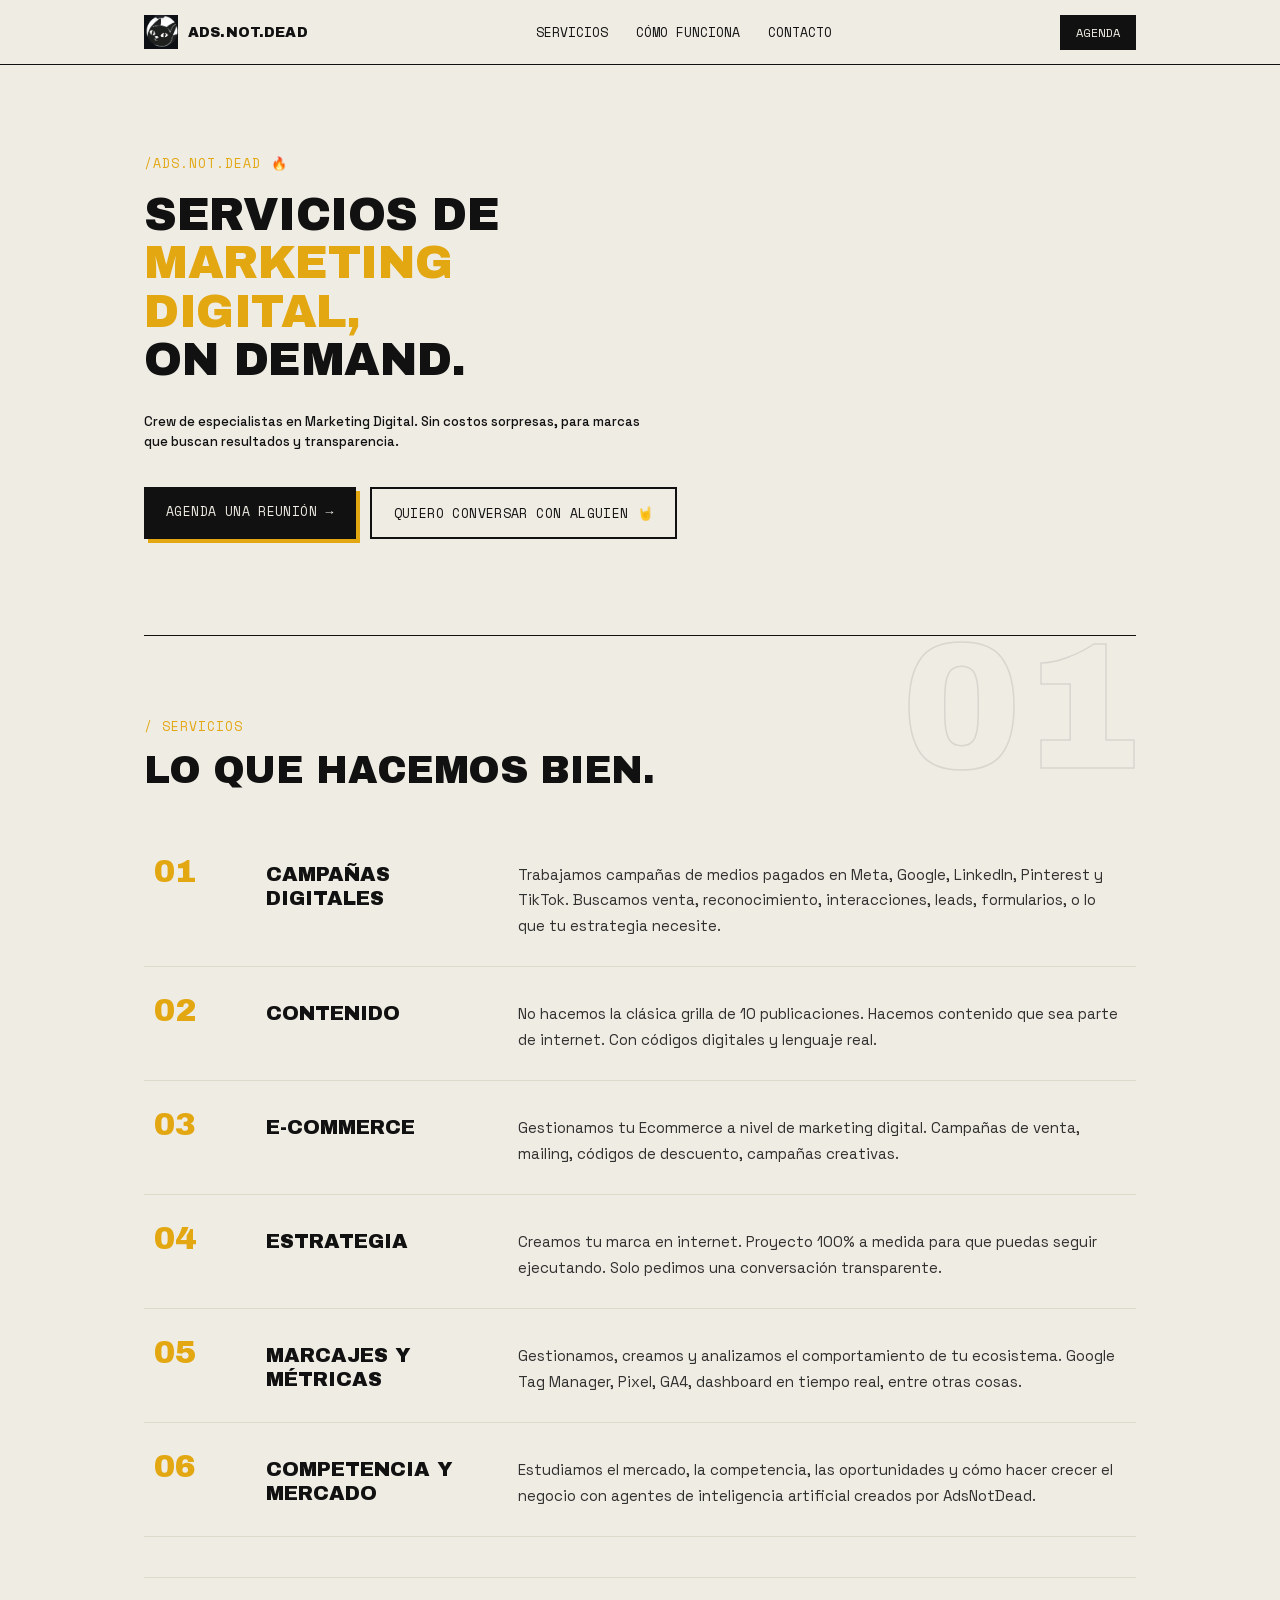
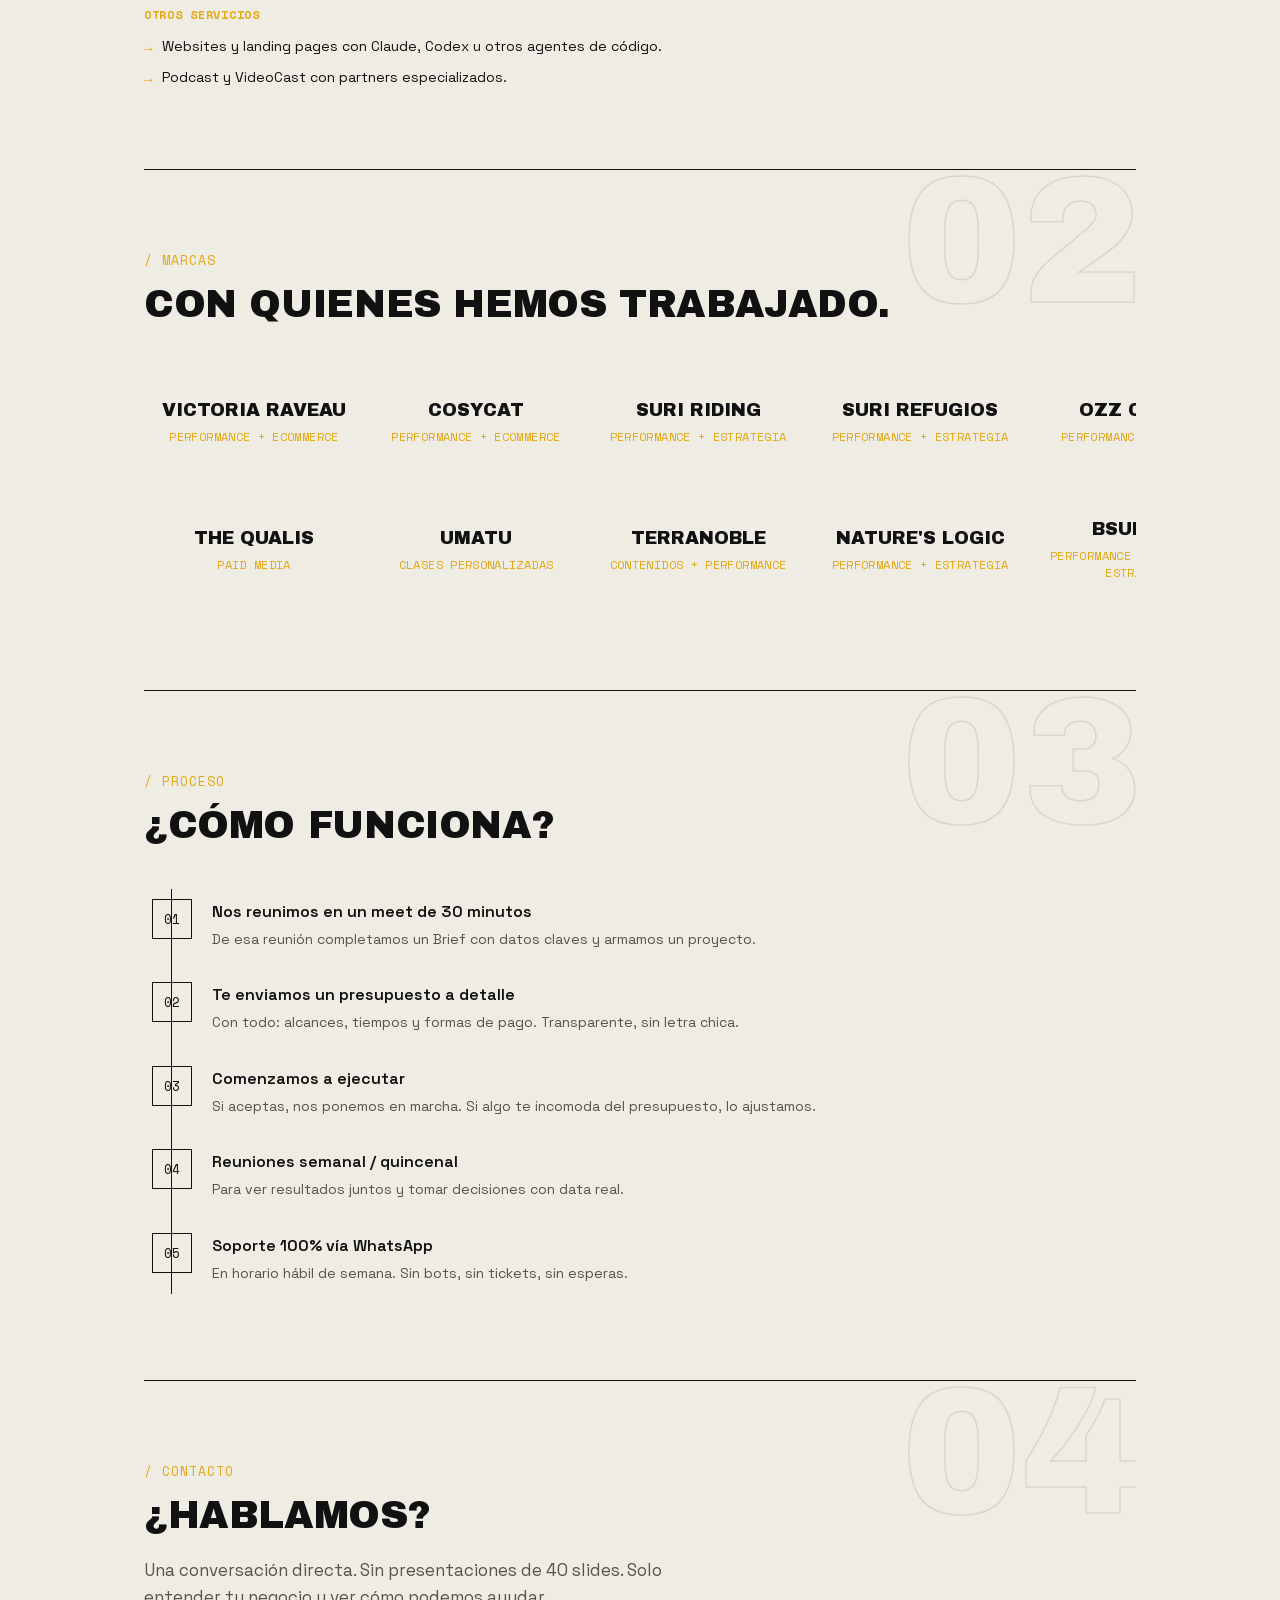
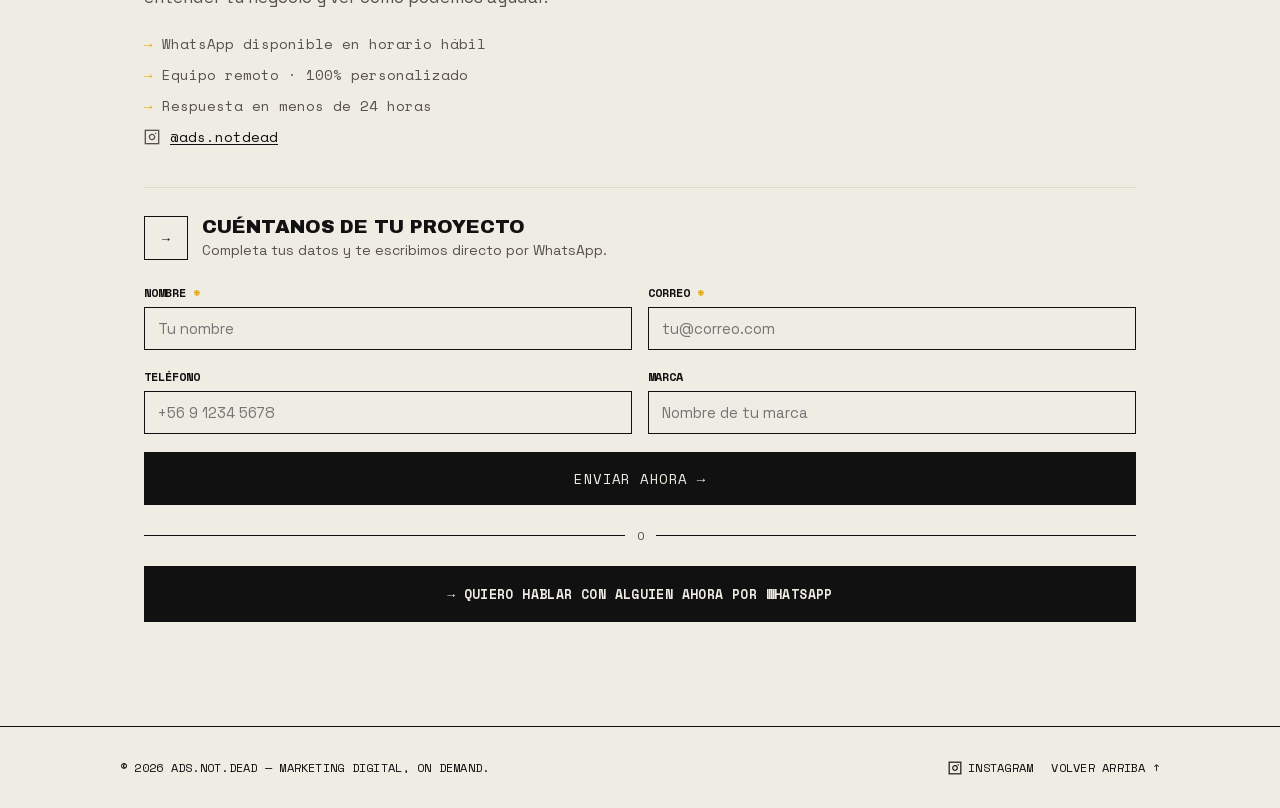
<file: index.html>
<!DOCTYPE html>
<html lang="es-CL">
<head>
<meta charset="utf-8">
<meta name="viewport" content="width=device-width, initial-scale=1">
<title>ADS.NOT.DEAD — Marketing digital on demand, sin costos sorpresas</title>
<meta name="description" content="Crew de especialistas en marketing digital en Chile: campañas en Meta, Google y TikTok, e-commerce, contenido, GA4/GTM y estrategia. Sin costos sorpresas. Agenda un meet de 30 min.">
<link rel="canonical" href="https://www.adsnotdead.digital/">
<meta name="robots" content="index, follow, max-image-preview:large">
<meta name="theme-color" content="#efece4">
<meta name="author" content="ADS.NOT.DEAD">

<meta property="og:type" content="website">
<meta property="og:site_name" content="ADS.NOT.DEAD">
<meta property="og:locale" content="es_CL">
<meta property="og:url" content="https://www.adsnotdead.digital/">
<meta property="og:title" content="ADS.NOT.DEAD — Marketing digital, on demand.">
<meta property="og:description" content="Crew de especialistas en marketing digital. Sin costos sorpresas, para marcas que buscan resultados y transparencia.">
<meta property="og:image" content="https://www.adsnotdead.digital/og-image.png">
<meta property="og:image:width" content="1200">
<meta property="og:image:height" content="630">
<meta property="og:image:alt" content="ADS.NOT.DEAD — Servicios de marketing digital, on demand.">
<meta name="twitter:card" content="summary_large_image">
<meta name="twitter:title" content="ADS.NOT.DEAD — Marketing digital, on demand.">
<meta name="twitter:description" content="Crew de especialistas en marketing digital. Sin costos sorpresas, para marcas que buscan resultados y transparencia.">
<meta name="twitter:image" content="https://www.adsnotdead.digital/og-image.png">

<link rel="icon" href="/favicon.ico" sizes="32x32">
<link rel="icon" href="/assets/icon-192.png" type="image/png" sizes="192x192">
<link rel="apple-touch-icon" href="/apple-touch-icon.png">
<link rel="manifest" href="/site.webmanifest">

<link rel="preload" href="/assets/fonts/archivo-black-400-latin.woff2" as="font" type="font/woff2" crossorigin>
<link rel="preload" href="/assets/fonts/space-grotesk-400-latin.woff2" as="font" type="font/woff2" crossorigin>
<link rel="stylesheet" href="/assets/fonts.css">

<script type="application/ld+json">{"@context": "https://schema.org", "@graph": [{"@type": "ProfessionalService", "@id": "https://www.adsnotdead.digital/#org", "name": "ADS.NOT.DEAD", "alternateName": "Ads Not Dead", "url": "https://www.adsnotdead.digital/", "logo": "https://www.adsnotdead.digital/assets/logo.png", "image": "https://www.adsnotdead.digital/og-image.png", "description": "Crew de especialistas en marketing digital en Chile: campañas en Meta, Google y TikTok, e-commerce, contenido, GA4/GTM y estrategia. Sin costos sorpresas. Agenda un meet de 30 min.", "slogan": "Marketing digital, on demand.", "telephone": "+56951179298", "areaServed": {"@type": "Country", "name": "Chile"}, "address": {"@type": "PostalAddress", "addressCountry": "CL"}, "sameAs": ["https://instagram.com/ads.notdead"], "knowsAbout": ["Publicidad en Meta Ads", "Google Ads", "TikTok Ads", "LinkedIn Ads", "E-commerce", "Google Analytics 4", "Google Tag Manager", "Estrategia digital"], "hasOfferCatalog": {"@type": "OfferCatalog", "name": "Servicios de marketing digital", "itemListElement": [{"@type": "Offer", "itemOffered": {"@type": "Service", "name": "Campañas digitales", "description": "Trabajamos campañas de medios pagados en Meta, Google, LinkedIn, Pinterest y TikTok. Buscamos venta, reconocimiento, interacciones, leads, formularios, o lo que tu estrategia necesite."}}, {"@type": "Offer", "itemOffered": {"@type": "Service", "name": "Contenido", "description": "No hacemos la clásica grilla de 10 publicaciones. Hacemos contenido que sea parte de internet. Con códigos digitales y lenguaje real."}}, {"@type": "Offer", "itemOffered": {"@type": "Service", "name": "E-Commerce", "description": "Gestionamos tu Ecommerce a nivel de marketing digital. Campañas de venta, mailing, códigos de descuento, campañas creativas."}}, {"@type": "Offer", "itemOffered": {"@type": "Service", "name": "Estrategia", "description": "Creamos tu marca en internet. Proyecto 100% a medida para que puedas seguir ejecutando. Solo pedimos una conversación transparente."}}, {"@type": "Offer", "itemOffered": {"@type": "Service", "name": "Marcajes y métricas", "description": "Gestionamos, creamos y analizamos el comportamiento de tu ecosistema. Google Tag Manager, Pixel, GA4, dashboard en tiempo real, entre otras cosas."}}, {"@type": "Offer", "itemOffered": {"@type": "Service", "name": "Competencia y mercado", "description": "Estudiamos el mercado, la competencia, las oportunidades y cómo hacer crecer el negocio con agentes de inteligencia artificial creados por AdsNotDead."}}]}, "contactPoint": {"@type": "ContactPoint", "contactType": "sales", "telephone": "+56951179298", "availableLanguage": "es", "areaServed": "CL"}}, {"@type": "WebSite", "@id": "https://www.adsnotdead.digital/#website", "url": "https://www.adsnotdead.digital/", "name": "ADS.NOT.DEAD", "inLanguage": "es-CL", "publisher": {"@id": "https://www.adsnotdead.digital/#org"}}]}</script>

<style>
:root{--bone:#efece4;--ink:#111111;--amber:#E3A712;--muted:#57534a;--hair:#dedac9;}
*{box-sizing:border-box;}
html{scroll-behavior:smooth;}
body{margin:0;-webkit-font-smoothing:antialiased;background:var(--bone);color:var(--ink);font-family:'Space Grotesk',sans-serif;}
img,svg{display:block;max-width:100%;}
a{text-decoration:none;color:inherit;}
.skip{position:absolute;left:-9999px;top:8px;background:var(--ink);color:var(--bone);padding:8px 12px;z-index:100;font-family:'Space Mono',monospace;font-size:12px;}
.skip:focus{left:8px;}
:focus-visible{outline:2px solid var(--amber);outline-offset:2px;}
.mono{font-family:'Space Mono',monospace;}
.display{font-family:'Archivo Black',sans-serif;font-weight:400;}

@keyframes step-in{0%{opacity:0;transform:translateY(14px);}100%{opacity:1;transform:translateY(0);}}
@keyframes brand-scroll{0%{transform:translateX(0);}100%{transform:translateX(-50%);}}
@keyframes brand-scroll-rev{0%{transform:translateX(-50%);}100%{transform:translateX(0);}}
@keyframes wa-pulse{0%,100%{transform:scale(1);box-shadow:0 0 0 0 rgba(17,17,17,0);}50%{transform:scale(1.03);box-shadow:6px 6px 0 var(--amber);}}
@keyframes wa-arrow{0%,100%{transform:translateX(0);}50%{transform:translateX(5px);}}
@keyframes fire-flicker{0%,100%{transform:scale(1) rotate(-4deg);}25%{transform:scale(1.12) rotate(3deg);}50%{transform:scale(.95) rotate(-2deg);}75%{transform:scale(1.08) rotate(4deg);}}
@keyframes line-grow{from{transform:scaleY(0);}to{transform:scaleY(1);}}

/* Header */
.site-header{position:sticky;top:0;z-index:40;background:var(--bone);border-bottom:1px solid var(--ink);}
.bar{max-width:1040px;margin:0 auto;padding:14px 24px;display:flex;align-items:center;justify-content:space-between;gap:16px;}
.brandmark{display:flex;align-items:center;gap:10px;}
.brandmark img{width:34px;height:34px;object-fit:cover;}
.brandmark span{font-family:'Archivo Black',sans-serif;font-size:14px;letter-spacing:.01em;text-transform:uppercase;}
.nav-desk{display:flex;align-items:center;gap:4px;font-family:'Space Mono',monospace;font-size:13px;text-transform:uppercase;}
.nav-desk a{padding:8px 12px;}
.nav-desk a:hover{color:var(--amber);}
.bar-right{display:flex;align-items:center;gap:10px;}
.btn-mini{background:var(--ink);color:var(--bone);padding:9px 16px;font-family:'Space Mono',monospace;font-size:12px;text-transform:uppercase;letter-spacing:.03em;white-space:nowrap;}
.menu-btn{display:none;align-items:center;justify-content:center;width:34px;height:34px;border:2px solid var(--ink);background:none;cursor:pointer;color:var(--ink);padding:0;}
.nav-mob{display:none;flex-direction:column;background:var(--ink);padding:8px 24px 16px;font-family:'Space Mono',monospace;font-size:14px;text-transform:uppercase;}
.nav-mob a{padding:12px 4px;color:var(--bone);border-bottom:1px solid #3a3a3a;}
.nav-mob a:last-child{border-bottom:0;}
.site-header.open .nav-mob{display:flex;}
@media (max-width:859px){.nav-desk{display:none;}.menu-btn{display:inline-flex;}}
@media (min-width:860px){.site-header.open .nav-mob{display:none;}}

main{max-width:1040px;margin:0 auto;padding:0 24px;}
.rule{height:1px;background:var(--ink);}
.eyebrow{font-family:'Space Mono',monospace;font-size:13px;text-transform:uppercase;letter-spacing:.08em;color:var(--amber);margin-bottom:14px;position:relative;z-index:1;}
.sec{padding:80px 0;position:relative;overflow:hidden;scroll-margin-top:64px;}
.sec h2{font-family:'Archivo Black',sans-serif;font-weight:400;font-size:38px;text-transform:uppercase;letter-spacing:-.01em;margin:0 0 36px;position:relative;z-index:1;line-height:1.1;}
.ghost{position:absolute;top:-18px;right:-6px;font-family:'Archivo Black',sans-serif;font-size:clamp(90px,16vw,180px);line-height:1;color:transparent;-webkit-text-stroke:1.5px rgba(17,17,17,.1);pointer-events:none;user-select:none;z-index:0;}

/* Hero */
.hero{padding:88px 0 96px;position:relative;}
.hero .eyebrow{margin-bottom:18px;}
.fire{display:inline-block;animation:fire-flicker 1.4s ease-in-out infinite;}
.hero h1{font-family:'Archivo Black',sans-serif;font-weight:400;font-size:46px;line-height:1.05;letter-spacing:-.01em;text-transform:uppercase;margin:0;}
.hero h1 .accent{color:var(--amber);}
.hero p{margin:28px 0 0;max-width:520px;font-size:13px;line-height:1.5;font-weight:500;}
.ctas{margin-top:36px;display:flex;flex-wrap:wrap;gap:14px;}
.btn{padding:14px 22px;font-family:'Space Mono',monospace;font-size:13px;text-transform:uppercase;letter-spacing:.03em;}
.btn-primary{background:var(--ink);color:var(--bone);box-shadow:4px 4px 0 var(--amber);}
.btn-outline{border:2px solid var(--ink);color:var(--ink);}
.btn-outline:hover{background:var(--ink);color:var(--bone);}

/* Servicios */
.svc{display:flex;flex-wrap:wrap;align-items:flex-start;gap:20px 32px;padding:28px 10px;border-bottom:1px solid var(--hair);transition:background .2s;}
.svc:hover{background:rgba(17,17,17,.04);}
.svc-num{flex:0 0 80px;font-family:'Archivo Black',sans-serif;font-size:32px;line-height:1;color:var(--amber);}
.svc-title{flex:0 0 220px;font-family:'Archivo Black',sans-serif;font-weight:400;font-size:20px;line-height:1.2;text-transform:uppercase;margin:6px 0 0;}
.svc-desc{flex:1 1 280px;font-size:15px;line-height:1.7;margin:6px 0 0;opacity:.85;}
.others{margin-top:40px;padding-top:28px;border-top:1px solid var(--hair);}
.others h3{font-family:'Space Mono',monospace;font-size:12px;font-weight:700;text-transform:uppercase;letter-spacing:.06em;color:var(--amber);margin:0 0 14px;}
.arrow-list{list-style:none;margin:0;padding:0;display:flex;flex-direction:column;gap:10px;font-size:14px;}
.arrow-list li{display:flex;gap:10px;}
.arrow-list li::before{content:"→";color:var(--amber);font-family:'Space Mono',monospace;}

/* Marcas */
.brand-viewport{overflow:hidden;}
.brand-viewport + .brand-viewport{margin-top:8px;}
.brand-track{display:flex;width:max-content;gap:2px;list-style:none;margin:0;padding:0;animation:brand-scroll 26s linear infinite;}
.brand-track.rev{animation-name:brand-scroll-rev;}
.brand-track:hover{animation-play-state:paused;}
.brand > a,.brand > span{display:flex;flex-direction:column;align-items:center;justify-content:center;gap:8px;width:220px;height:120px;padding:16px;transition:background .15s;}
.brand > a:hover{background:rgba(17,17,17,.04);}
.brand-name{font-family:'Archivo Black',sans-serif;font-size:18px;text-transform:uppercase;text-align:center;}
.brand-tag{font-family:'Space Mono',monospace;font-size:12px;text-transform:uppercase;letter-spacing:.03em;color:var(--amber);text-align:center;}

/* Proceso */
.steps{list-style:none;margin:0;padding:0;position:relative;}
.steps::before,.steps::after{content:"";position:absolute;top:6px;bottom:6px;left:27px;width:1px;background:var(--hair);}
.steps::after{background:var(--ink);transform-origin:top;transform:scaleY(0);animation:line-grow 1.1s ease-out .2s forwards;}
.step{position:relative;display:flex;gap:20px;padding:16px 8px;opacity:0;animation:step-in .5s ease-out forwards;}
.step-num{z-index:1;flex-shrink:0;display:flex;align-items:center;justify-content:center;width:40px;height:40px;background:var(--bone);border:1.5px solid var(--ink);font-family:'Space Mono',monospace;font-size:13px;}
.step-body{flex:1;padding-top:2px;}
.step h3{font-family:'Space Grotesk',sans-serif;font-weight:600;font-size:16px;margin:0 0 6px;}
.step p{font-size:14px;line-height:1.6;color:var(--muted);margin:0;}

/* Contacto */
.lead{font-size:17px;line-height:1.6;color:var(--muted);max-width:560px;margin:0;}
#contacto h2{margin-bottom:20px;}
.contact-list{list-style:none;margin:22px 0 0;padding:0;display:flex;flex-direction:column;gap:10px;font-size:14px;color:var(--muted);font-family:'Space Mono',monospace;}
.contact-list li{display:flex;align-items:center;gap:10px;}
.contact-list .arr{color:var(--amber);}
.contact-list a{color:var(--ink);text-decoration:underline;text-underline-offset:2px;}
.form-wrap{margin-top:40px;border-top:1px solid var(--hair);padding-top:28px;}
.form-head{display:flex;align-items:flex-start;gap:14px;margin-bottom:24px;}
.form-head .box{flex-shrink:0;width:44px;height:44px;border:1.5px solid var(--ink);display:flex;align-items:center;justify-content:center;font-family:'Space Mono',monospace;font-size:13px;}
.form-head h3{font-family:'Archivo Black',sans-serif;font-weight:400;font-size:19px;text-transform:uppercase;margin:0 0 4px;}
.form-head p{margin:0;font-size:14px;color:var(--muted);}
form{display:grid;grid-template-columns:1fr 1fr;gap:18px 16px;scroll-margin-top:100px;}
.field{display:flex;flex-direction:column;gap:6px;}
.field label{font-size:12px;font-weight:700;text-transform:uppercase;font-family:'Space Mono',monospace;}
.field label span{color:var(--amber);}
.field input{border:1.5px solid var(--ink);background:var(--bone);padding:11px 13px;font-size:15px;font-family:'Space Grotesk',sans-serif;color:var(--ink);outline:none;border-radius:0;min-width:0;}
.field input:focus{border-color:var(--amber);}
.field input[aria-invalid="true"]{border-color:var(--amber);}
.submit{grid-column:1 / -1;display:flex;align-items:center;justify-content:center;gap:8px;background:var(--ink);color:var(--bone);border:none;padding:16px;font-family:'Space Mono',monospace;font-size:14px;text-transform:uppercase;letter-spacing:.03em;cursor:pointer;}
.submit:hover{background:var(--amber);color:var(--ink);}
.sent{margin-top:18px;padding:20px 24px;background:var(--ink);color:var(--bone);text-align:center;}
.sent p:first-child{font-family:'Archivo Black',sans-serif;font-size:20px;margin:0 0 8px;}
.sent p:last-child{font-size:14px;color:#aaa;margin:0;}
.or{display:flex;align-items:center;gap:12px;margin:22px 0;font-family:'Space Mono',monospace;font-size:12px;color:var(--muted);text-transform:uppercase;}
.or::before,.or::after{content:"";flex:1;height:1px;background:var(--ink);}
.wa{display:flex;align-items:center;justify-content:center;gap:8px;border:2px solid var(--ink);background:var(--ink);color:var(--bone);padding:16px;font-family:'Space Mono',monospace;font-size:13px;font-weight:700;text-transform:uppercase;letter-spacing:.03em;animation:wa-pulse 2s ease-in-out infinite;text-align:center;}
.wa .arr{display:inline-block;animation:wa-arrow 1s ease-in-out infinite;}

footer{padding:32px 24px;margin-top:24px;border-top:1px solid var(--ink);}
.foot{max-width:1040px;margin:0 auto;display:flex;flex-wrap:wrap;align-items:center;justify-content:space-between;gap:14px;font-family:'Space Mono',monospace;font-size:12px;text-transform:uppercase;letter-spacing:.02em;}
.foot nav{display:flex;align-items:center;gap:18px;}
.foot nav a{display:flex;align-items:center;gap:6px;}

@media (prefers-reduced-motion:reduce){
  *,*::before,*::after{animation-duration:.01ms!important;animation-iteration-count:1!important;transition:none!important;scroll-behavior:auto!important;}
  .brand-track{animation:none!important;flex-wrap:wrap;width:auto;}
  .brand[aria-hidden="true"]{display:none;}
}
</style>
</head>
<body>
<a class="skip" href="#contenido">Saltar al contenido</a>

<header class="site-header" id="header">
  <div class="bar">
    <a href="#top" class="brandmark" aria-label="ADS.NOT.DEAD, ir al inicio">
      <img src="/assets/logo.png" width="34" height="34" alt="">
      <span>Ads.Not.Dead</span>
    </a>
    <nav class="nav-desk" aria-label="Principal">
      <a href="#servicios">Servicios</a>
      <a href="#proceso">Cómo funciona</a>
      <a href="#contacto">Contacto</a>
    </nav>
    <div class="bar-right">
      <a href="#contacto-form" class="btn-mini">Agenda</a>
      <button type="button" class="menu-btn" id="menu-btn" aria-label="Abrir menú" aria-expanded="false" aria-controls="nav-mob">
        <svg aria-hidden="true" xmlns="http://www.w3.org/2000/svg" width="18" height="18" viewBox="0 0 24 24" fill="none" stroke="currentColor" stroke-width="2" stroke-linecap="square"><path d="M4 5h16"></path><path d="M4 12h16"></path><path d="M4 19h16"></path></svg>
      </button>
    </div>
  </div>
  <nav class="nav-mob" id="nav-mob" aria-label="Menú móvil">
    <a href="#servicios">Servicios</a>
    <a href="#proceso">Cómo funciona</a>
    <a href="#contacto">Contacto</a>
  </nav>
</header>

<main id="top">
  <section class="hero" id="contenido">
    <div class="eyebrow">/ADS.NOT.DEAD <span class="fire" aria-hidden="true">🔥</span></div>
    <h1>Servicios de<br><span class="accent">Marketing<br>Digital,</span><br>On Demand.</h1>
    <p>Crew de especialistas en Marketing Digital. Sin costos sorpresas, para marcas que buscan resultados y transparencia.</p>
    <div class="ctas">
      <a href="#contacto-form" class="btn btn-primary">Agenda una reunión →</a>
      <a href="https://wa.me/56951179298" target="_blank" rel="noopener" class="btn btn-outline" data-track="whatsapp_hero">Quiero conversar con alguien 🤘</a>
    </div>
  </section>

  <div class="rule"></div>

  <section class="sec" id="servicios" aria-labelledby="h-servicios">
    <div class="ghost" aria-hidden="true">01</div>
    <div class="eyebrow">/ Servicios</div>
    <h2 id="h-servicios">Lo que hacemos bien.</h2>
    <div><div class="svc"><div class="svc-num">01</div><h3 class="svc-title">Campañas digitales</h3><p class="svc-desc">Trabajamos campañas de medios pagados en Meta, Google, LinkedIn, Pinterest y TikTok. Buscamos venta, reconocimiento, interacciones, leads, formularios, o lo que tu estrategia necesite.</p></div><div class="svc"><div class="svc-num">02</div><h3 class="svc-title">Contenido</h3><p class="svc-desc">No hacemos la clásica grilla de 10 publicaciones. Hacemos contenido que sea parte de internet. Con códigos digitales y lenguaje real.</p></div><div class="svc"><div class="svc-num">03</div><h3 class="svc-title">E-Commerce</h3><p class="svc-desc">Gestionamos tu Ecommerce a nivel de marketing digital. Campañas de venta, mailing, códigos de descuento, campañas creativas.</p></div><div class="svc"><div class="svc-num">04</div><h3 class="svc-title">Estrategia</h3><p class="svc-desc">Creamos tu marca en internet. Proyecto 100% a medida para que puedas seguir ejecutando. Solo pedimos una conversación transparente.</p></div><div class="svc"><div class="svc-num">05</div><h3 class="svc-title">Marcajes y métricas</h3><p class="svc-desc">Gestionamos, creamos y analizamos el comportamiento de tu ecosistema. Google Tag Manager, Pixel, GA4, dashboard en tiempo real, entre otras cosas.</p></div><div class="svc"><div class="svc-num">06</div><h3 class="svc-title">Competencia y mercado</h3><p class="svc-desc">Estudiamos el mercado, la competencia, las oportunidades y cómo hacer crecer el negocio con agentes de inteligencia artificial creados por AdsNotDead.</p></div></div>
    <div class="others">
      <h3>Otros servicios</h3>
      <ul class="arrow-list">
        <li>Websites y landing pages con Claude, Codex u otros agentes de código.</li>
        <li>Podcast y VideoCast con partners especializados.</li>
      </ul>
    </div>
  </section>

  <div class="rule"></div>

  <section class="sec" id="marcas" aria-labelledby="h-marcas">
    <div class="ghost" aria-hidden="true">02</div>
    <div class="eyebrow">/ Marcas</div>
    <h2 id="h-marcas">Con quienes hemos trabajado.</h2>
    <div class="brand-viewport"><ul class="brand-track"><li class="brand"><a href="https://www.victoriaraveau.cl/" target="_blank" rel="noopener"><span class="brand-name">Victoria Raveau</span><span class="brand-tag">Performance + Ecommerce</span></a></li><li class="brand"><a href="https://cosycat.cl/" target="_blank" rel="noopener"><span class="brand-name">CosyCat</span><span class="brand-tag">Performance + Ecommerce</span></a></li><li class="brand"><a href="https://www.ridingsuri.com/" target="_blank" rel="noopener"><span class="brand-name">Suri Riding</span><span class="brand-tag">Performance + Estrategia</span></a></li><li class="brand"><a href="https://www.surirefugios.com/" target="_blank" rel="noopener"><span class="brand-name">Suri Refugios</span><span class="brand-tag">Performance + Estrategia</span></a></li><li class="brand"><a href="https://www.ozcoffee.cl/" target="_blank" rel="noopener"><span class="brand-name">Ozz Coffee</span><span class="brand-tag">Performance + Asesoría</span></a></li><li class="brand" aria-hidden="true"><a href="https://www.victoriaraveau.cl/" target="_blank" rel="noopener" tabindex="-1"><span class="brand-name">Victoria Raveau</span><span class="brand-tag">Performance + Ecommerce</span></a></li><li class="brand" aria-hidden="true"><a href="https://cosycat.cl/" target="_blank" rel="noopener" tabindex="-1"><span class="brand-name">CosyCat</span><span class="brand-tag">Performance + Ecommerce</span></a></li><li class="brand" aria-hidden="true"><a href="https://www.ridingsuri.com/" target="_blank" rel="noopener" tabindex="-1"><span class="brand-name">Suri Riding</span><span class="brand-tag">Performance + Estrategia</span></a></li><li class="brand" aria-hidden="true"><a href="https://www.surirefugios.com/" target="_blank" rel="noopener" tabindex="-1"><span class="brand-name">Suri Refugios</span><span class="brand-tag">Performance + Estrategia</span></a></li><li class="brand" aria-hidden="true"><a href="https://www.ozcoffee.cl/" target="_blank" rel="noopener" tabindex="-1"><span class="brand-name">Ozz Coffee</span><span class="brand-tag">Performance + Asesoría</span></a></li></ul></div>
    <div class="brand-viewport"><ul class="brand-track rev"><li class="brand"><span><span class="brand-name">The Qualis</span><span class="brand-tag">Paid Media</span></span></li><li class="brand"><span><span class="brand-name">Umatu</span><span class="brand-tag">Clases Personalizadas</span></span></li><li class="brand"><span><span class="brand-name">Terranoble</span><span class="brand-tag">Contenidos + Performance</span></span></li><li class="brand"><span><span class="brand-name">Nature&#x27;s Logic</span><span class="brand-tag">Performance + Estrategia</span></span></li><li class="brand"><span><span class="brand-name">BSummer</span><span class="brand-tag">Performance + Ecommerce + Estrategia</span></span></li><li class="brand"><span><span class="brand-name">Home128</span><span class="brand-tag">Performance + Estrategia</span></span></li><li class="brand" aria-hidden="true"><span><span class="brand-name">The Qualis</span><span class="brand-tag">Paid Media</span></span></li><li class="brand" aria-hidden="true"><span><span class="brand-name">Umatu</span><span class="brand-tag">Clases Personalizadas</span></span></li><li class="brand" aria-hidden="true"><span><span class="brand-name">Terranoble</span><span class="brand-tag">Contenidos + Performance</span></span></li><li class="brand" aria-hidden="true"><span><span class="brand-name">Nature&#x27;s Logic</span><span class="brand-tag">Performance + Estrategia</span></span></li><li class="brand" aria-hidden="true"><span><span class="brand-name">BSummer</span><span class="brand-tag">Performance + Ecommerce + Estrategia</span></span></li><li class="brand" aria-hidden="true"><span><span class="brand-name">Home128</span><span class="brand-tag">Performance + Estrategia</span></span></li></ul></div>
  </section>

  <div class="rule"></div>

  <section class="sec" id="proceso" aria-labelledby="h-proceso">
    <div class="ghost" aria-hidden="true">03</div>
    <div class="eyebrow">/ Proceso</div>
    <h2 id="h-proceso">¿Cómo funciona?</h2>
    <ol class="steps"><li class="step" style="animation-delay:0ms"><div class="step-num">01</div><div class="step-body"><h3>Nos reunimos en un meet de 30 minutos</h3><p>De esa reunión completamos un Brief con datos claves y armamos un proyecto.</p></div></li><li class="step" style="animation-delay:120ms"><div class="step-num">02</div><div class="step-body"><h3>Te enviamos un presupuesto a detalle</h3><p>Con todo: alcances, tiempos y formas de pago. Transparente, sin letra chica.</p></div></li><li class="step" style="animation-delay:240ms"><div class="step-num">03</div><div class="step-body"><h3>Comenzamos a ejecutar</h3><p>Si aceptas, nos ponemos en marcha. Si algo te incomoda del presupuesto, lo ajustamos.</p></div></li><li class="step" style="animation-delay:360ms"><div class="step-num">04</div><div class="step-body"><h3>Reuniones semanal / quincenal</h3><p>Para ver resultados juntos y tomar decisiones con data real.</p></div></li><li class="step" style="animation-delay:480ms"><div class="step-num">05</div><div class="step-body"><h3>Soporte 100% vía WhatsApp</h3><p>En horario hábil de semana. Sin bots, sin tickets, sin esperas.</p></div></li></ol>
  </section>

  <div class="rule"></div>

  <section class="sec" id="contacto" aria-labelledby="h-contacto">
    <div class="ghost" aria-hidden="true">04</div>
    <div class="eyebrow">/ Contacto</div>
    <h2 id="h-contacto">¿Hablamos?</h2>
    <p class="lead">Una conversación directa. Sin presentaciones de 40 slides. Solo entender tu negocio y ver cómo podemos ayudar.</p>
    <ul class="contact-list">
      <li><span class="arr" aria-hidden="true">→</span> WhatsApp disponible en horario hábil</li>
      <li><span class="arr" aria-hidden="true">→</span> Equipo remoto · 100% personalizado</li>
      <li><span class="arr" aria-hidden="true">→</span> Respuesta en menos de 24 horas</li>
      <li><svg aria-hidden="true" xmlns="http://www.w3.org/2000/svg" width="16" height="16" viewBox="0 0 24 24" fill="none" stroke="currentColor" stroke-width="2" stroke-linecap="square"><rect width="20" height="20" x="2" y="2"></rect><path d="M16 11.37A4 4 0 1 1 12.63 8 4 4 0 0 1 16 11.37z"></path><line x1="17.5" x2="17.51" y1="6.5" y2="6.5"></line></svg><a href="https://instagram.com/ads.notdead" target="_blank" rel="noopener">@ads.notdead</a></li>
    </ul>

    <div class="form-wrap">
      <div class="form-head">
        <div class="box" aria-hidden="true">→</div>
        <div>
          <h3>Cuéntanos de tu proyecto</h3>
          <p>Completa tus datos y te escribimos directo por WhatsApp.</p>
        </div>
      </div>

      <form id="contacto-form" novalidate>
        <div class="field">
          <label for="fname">Nombre <span aria-hidden="true">*</span></label>
          <input type="text" id="fname" name="name" placeholder="Tu nombre" autocomplete="name" required>
        </div>
        <div class="field">
          <label for="femail">Correo <span aria-hidden="true">*</span></label>
          <input type="email" id="femail" name="email" placeholder="tu@correo.com" autocomplete="email" required>
        </div>
        <div class="field">
          <label for="fphone">Teléfono</label>
          <input type="tel" id="fphone" name="phone" placeholder="+56 9 1234 5678" autocomplete="tel">
        </div>
        <div class="field">
          <label for="fbrand">Marca</label>
          <input type="text" id="fbrand" name="brand" placeholder="Nombre de tu marca" autocomplete="organization">
        </div>
        <button type="submit" class="submit">Enviar ahora →</button>
      </form>
      <div class="sent" id="sent" role="status" hidden>
        <p>¡Mensaje enviado!</p>
        <p>Te escribimos pronto. También te abrimos WhatsApp para conversar ahora.</p>
      </div>

      <div class="or">o</div>

      <a class="wa" href="https://wa.me/56951179298?text=Hola%2C%20quiero%20hablar%20con%20alguien%20ahora." target="_blank" rel="noopener" data-track="whatsapp_contacto">
        <span class="arr" aria-hidden="true">→</span> Quiero hablar con alguien ahora por WhatsApp
      </a>
    </div>
  </section>
</main>

<footer>
  <div class="foot">
    <span>© 2026 Ads.Not.Dead — Marketing digital, on demand.</span>
    <nav aria-label="Pie de página">
      <a href="https://instagram.com/ads.notdead" target="_blank" rel="noopener"><svg aria-hidden="true" xmlns="http://www.w3.org/2000/svg" width="14" height="14" viewBox="0 0 24 24" fill="none" stroke="currentColor" stroke-width="2" stroke-linecap="square"><rect width="20" height="20" x="2" y="2"></rect><path d="M16 11.37A4 4 0 1 1 12.63 8 4 4 0 0 1 16 11.37z"></path><line x1="17.5" x2="17.51" y1="6.5" y2="6.5"></line></svg> Instagram</a>
      <a href="#top">Volver arriba ↑</a>
    </nav>
  </div>
</footer>

<script>
(function(){
  var WA = "56951179298";
  var header = document.getElementById('header');
  var btn = document.getElementById('menu-btn');
  function setMenu(open){
    header.classList.toggle('open', open);
    btn.setAttribute('aria-expanded', open ? 'true' : 'false');
    btn.setAttribute('aria-label', open ? 'Cerrar menú' : 'Abrir menú');
  }
  btn.addEventListener('click', function(){ setMenu(!header.classList.contains('open')); });
  document.querySelectorAll('#nav-mob a').forEach(function(a){ a.addEventListener('click', function(){ setMenu(false); }); });
  document.addEventListener('keydown', function(e){ if (e.key === 'Escape') setMenu(false); });

  var form = document.getElementById('contacto-form');
  var f = { name: form.fname, email: form.femail, phone: form.fphone, brand: form.fbrand };
  var emailRe = /\S+@\S+\.\S+/;
  function validate(){
    var nameOk = f.name.value.trim().length > 0;
    var emailOk = emailRe.test(f.email.value);
    f.name.setAttribute('aria-invalid', nameOk ? 'false' : 'true');
    f.email.setAttribute('aria-invalid', emailOk ? 'false' : 'true');
    return nameOk && emailOk;
  }
  form.addEventListener('submit', function(e){
    e.preventDefault();
    if (!validate()) { (f.name.value.trim() ? f.email : f.name).focus(); return; }
    var d = { name: f.name.value.trim(), email: f.email.value.trim(), phone: f.phone.value.trim(), brand: f.brand.value.trim() };
    var lines = ['Hola, quiero conversar con alguien ahora.', 'Nombre: ' + d.name, 'Correo: ' + d.email];
    if (d.phone) lines.push('Teléfono: ' + d.phone);
    if (d.brand) lines.push('Marca: ' + d.brand);
    // Abrir WhatsApp de inmediato (dentro del gesto del usuario, así no lo bloquea el navegador)
    window.open('https://wa.me/' + WA + '?text=' + encodeURIComponent(lines.join('\n')), '_blank', 'noopener');
    try {
      fetch('/api/contact', { method: 'POST', headers: { 'Content-Type': 'application/json' }, body: JSON.stringify(d), keepalive: true }).catch(function(){});
    } catch (_) {}
    if (window.dataLayer) window.dataLayer.push({ event: 'generate_lead', form_id: 'contacto-form' });
    document.getElementById('sent').hidden = false;
  });
})();
</script>
</body>
</html>
</file>
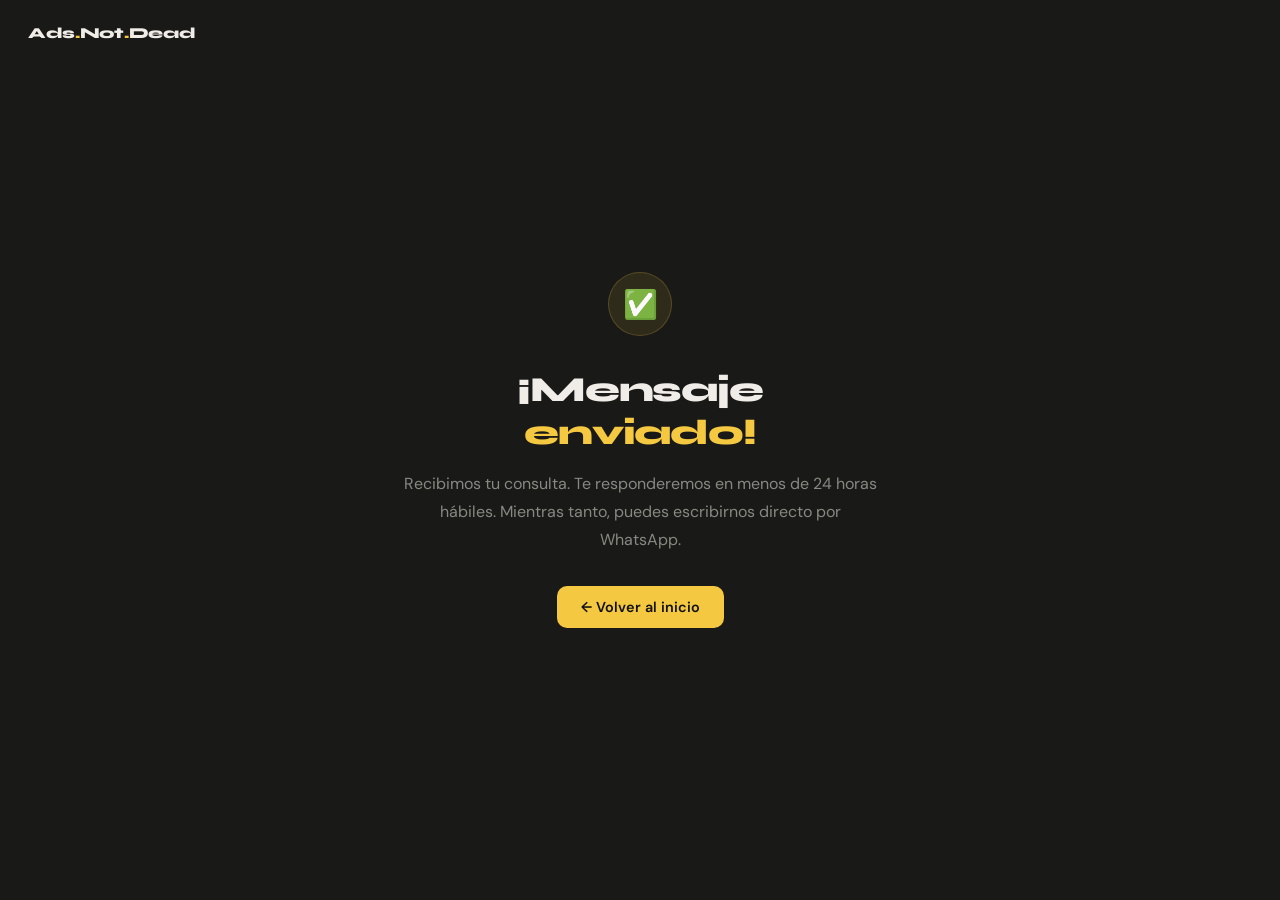
<file: gracias.html>
<!DOCTYPE html>
<html lang="es">
<head>
  <meta charset="UTF-8" />
  <meta name="viewport" content="width=device-width, initial-scale=1.0" />
  <meta name="robots" content="noindex, follow" />
  <title>¡Mensaje enviado! — Ads.Not.Dead</title>
  <link rel="preconnect" href="https://fonts.googleapis.com" />
  <link rel="preconnect" href="https://fonts.gstatic.com" crossorigin />
  <link href="https://fonts.googleapis.com/css2?family=Syne:wght@400;700;800&family=DM+Sans:opsz,wght@9..40,300;9..40,400;9..40,500&display=swap" rel="stylesheet" />

  <style>
    *, *::before, *::after { margin: 0; padding: 0; box-sizing: border-box; }

    :root {
      --bg: #191918;
      --accent: #F5C841;
      --accent-dim: rgba(245, 200, 65, 0.1);
      --accent-border: rgba(245, 200, 65, 0.2);
      --text: #f0ede8;
      --text-muted: #888883;
      --border: rgba(255,255,255,0.06);
    }

    body {
      background: var(--bg);
      color: var(--text);
      font-family: 'DM Sans', sans-serif;
      min-height: 100vh;
      display: flex;
      align-items: center;
      justify-content: center;
      -webkit-font-smoothing: antialiased;
      padding: 2rem;
    }

    .box {
      text-align: center;
      max-width: 480px;
      animation: fadeUp 0.7s ease forwards;
    }

    @keyframes fadeUp {
      from { opacity: 0; transform: translateY(20px); }
      to   { opacity: 1; transform: translateY(0); }
    }

    .icon {
      width: 64px;
      height: 64px;
      border-radius: 50%;
      background: var(--accent-dim);
      border: 1px solid var(--accent-border);
      display: flex;
      align-items: center;
      justify-content: center;
      font-size: 1.75rem;
      margin: 0 auto 2rem;
    }

    h1 {
      font-family: 'Syne', sans-serif;
      font-size: 2.2rem;
      font-weight: 800;
      letter-spacing: -0.03em;
      margin-bottom: 1rem;
    }

    h1 span { color: var(--accent); }

    p {
      color: var(--text-muted);
      font-size: 1rem;
      line-height: 1.75;
      margin-bottom: 2rem;
    }

    a.back {
      display: inline-flex;
      align-items: center;
      gap: 0.4rem;
      padding: 0.75rem 1.5rem;
      background: var(--accent);
      color: #111;
      font-family: 'DM Sans', sans-serif;
      font-size: 0.9rem;
      font-weight: 600;
      border-radius: 10px;
      text-decoration: none;
      transition: all 0.25s ease;
    }

    a.back:hover {
      background: #f7d05a;
      transform: translateY(-2px);
    }

    .logo {
      position: fixed;
      top: 1.5rem;
      left: 1.75rem;
      font-family: 'Syne', sans-serif;
      font-size: 0.95rem;
      font-weight: 800;
      color: var(--text);
      letter-spacing: -0.02em;
    }

    .logo span { color: var(--accent); }
  </style>
</head>
<body>

  <div class="logo">Ads<span>.</span>Not<span>.</span>Dead</div>

  <div class="box">
    <div class="icon">✅</div>
    <h1>¡Mensaje<br><span>enviado!</span></h1>
    <p>
      Recibimos tu consulta. Te responderemos en menos de 24 horas hábiles.
      Mientras tanto, puedes escribirnos directo por WhatsApp.
    </p>
    <a href="/" class="back">← Volver al inicio</a>
  </div>

</body>
</html>
</file>
<file: assets/fonts.css>
/* latin-ext */
@font-face {
  font-family: 'Archivo Black';
  font-style: normal;
  font-weight: 400;
  font-display: swap;
  src: url("/assets/fonts/archivo-black-400-latin-ext.woff2") format('woff2');
  unicode-range: U+0100-02BA, U+02BD-02C5, U+02C7-02CC, U+02CE-02D7, U+02DD-02FF, U+0304, U+0308, U+0329, U+1D00-1DBF, U+1E00-1E9F, U+1EF2-1EFF, U+2020, U+20A0-20AB, U+20AD-20C0, U+2113, U+2C60-2C7F, U+A720-A7FF;
}
/* latin */
@font-face {
  font-family: 'Archivo Black';
  font-style: normal;
  font-weight: 400;
  font-display: swap;
  src: url("/assets/fonts/archivo-black-400-latin.woff2") format('woff2');
  unicode-range: U+0000-00FF, U+0131, U+0152-0153, U+02BB-02BC, U+02C6, U+02DA, U+02DC, U+0304, U+0308, U+0329, U+2000-206F, U+20AC, U+2122, U+2191, U+2193, U+2212, U+2215, U+FEFF, U+FFFD;
}
/* latin-ext */
@font-face {
  font-family: 'Space Grotesk';
  font-style: normal;
  font-weight: 400;
  font-display: swap;
  src: url("/assets/fonts/space-grotesk-400-latin-ext.woff2") format('woff2');
  unicode-range: U+0100-02BA, U+02BD-02C5, U+02C7-02CC, U+02CE-02D7, U+02DD-02FF, U+0304, U+0308, U+0329, U+1D00-1DBF, U+1E00-1E9F, U+1EF2-1EFF, U+2020, U+20A0-20AB, U+20AD-20C0, U+2113, U+2C60-2C7F, U+A720-A7FF;
}
/* latin */
@font-face {
  font-family: 'Space Grotesk';
  font-style: normal;
  font-weight: 400;
  font-display: swap;
  src: url("/assets/fonts/space-grotesk-400-latin.woff2") format('woff2');
  unicode-range: U+0000-00FF, U+0131, U+0152-0153, U+02BB-02BC, U+02C6, U+02DA, U+02DC, U+0304, U+0308, U+0329, U+2000-206F, U+20AC, U+2122, U+2191, U+2193, U+2212, U+2215, U+FEFF, U+FFFD;
}
/* latin-ext */
@font-face {
  font-family: 'Space Grotesk';
  font-style: normal;
  font-weight: 500;
  font-display: swap;
  src: url("/assets/fonts/space-grotesk-400-latin-ext.woff2") format('woff2');
  unicode-range: U+0100-02BA, U+02BD-02C5, U+02C7-02CC, U+02CE-02D7, U+02DD-02FF, U+0304, U+0308, U+0329, U+1D00-1DBF, U+1E00-1E9F, U+1EF2-1EFF, U+2020, U+20A0-20AB, U+20AD-20C0, U+2113, U+2C60-2C7F, U+A720-A7FF;
}
/* latin */
@font-face {
  font-family: 'Space Grotesk';
  font-style: normal;
  font-weight: 500;
  font-display: swap;
  src: url("/assets/fonts/space-grotesk-400-latin.woff2") format('woff2');
  unicode-range: U+0000-00FF, U+0131, U+0152-0153, U+02BB-02BC, U+02C6, U+02DA, U+02DC, U+0304, U+0308, U+0329, U+2000-206F, U+20AC, U+2122, U+2191, U+2193, U+2212, U+2215, U+FEFF, U+FFFD;
}
/* latin-ext */
@font-face {
  font-family: 'Space Grotesk';
  font-style: normal;
  font-weight: 600;
  font-display: swap;
  src: url("/assets/fonts/space-grotesk-400-latin-ext.woff2") format('woff2');
  unicode-range: U+0100-02BA, U+02BD-02C5, U+02C7-02CC, U+02CE-02D7, U+02DD-02FF, U+0304, U+0308, U+0329, U+1D00-1DBF, U+1E00-1E9F, U+1EF2-1EFF, U+2020, U+20A0-20AB, U+20AD-20C0, U+2113, U+2C60-2C7F, U+A720-A7FF;
}
/* latin */
@font-face {
  font-family: 'Space Grotesk';
  font-style: normal;
  font-weight: 600;
  font-display: swap;
  src: url("/assets/fonts/space-grotesk-400-latin.woff2") format('woff2');
  unicode-range: U+0000-00FF, U+0131, U+0152-0153, U+02BB-02BC, U+02C6, U+02DA, U+02DC, U+0304, U+0308, U+0329, U+2000-206F, U+20AC, U+2122, U+2191, U+2193, U+2212, U+2215, U+FEFF, U+FFFD;
}
/* latin-ext */
@font-face {
  font-family: 'Space Grotesk';
  font-style: normal;
  font-weight: 700;
  font-display: swap;
  src: url("/assets/fonts/space-grotesk-400-latin-ext.woff2") format('woff2');
  unicode-range: U+0100-02BA, U+02BD-02C5, U+02C7-02CC, U+02CE-02D7, U+02DD-02FF, U+0304, U+0308, U+0329, U+1D00-1DBF, U+1E00-1E9F, U+1EF2-1EFF, U+2020, U+20A0-20AB, U+20AD-20C0, U+2113, U+2C60-2C7F, U+A720-A7FF;
}
/* latin */
@font-face {
  font-family: 'Space Grotesk';
  font-style: normal;
  font-weight: 700;
  font-display: swap;
  src: url("/assets/fonts/space-grotesk-400-latin.woff2") format('woff2');
  unicode-range: U+0000-00FF, U+0131, U+0152-0153, U+02BB-02BC, U+02C6, U+02DA, U+02DC, U+0304, U+0308, U+0329, U+2000-206F, U+20AC, U+2122, U+2191, U+2193, U+2212, U+2215, U+FEFF, U+FFFD;
}
/* latin-ext */
@font-face {
  font-family: 'Space Mono';
  font-style: normal;
  font-weight: 400;
  font-display: swap;
  src: url("/assets/fonts/space-mono-400-latin-ext.woff2") format('woff2');
  unicode-range: U+0100-02BA, U+02BD-02C5, U+02C7-02CC, U+02CE-02D7, U+02DD-02FF, U+0304, U+0308, U+0329, U+1D00-1DBF, U+1E00-1E9F, U+1EF2-1EFF, U+2020, U+20A0-20AB, U+20AD-20C0, U+2113, U+2C60-2C7F, U+A720-A7FF;
}
/* latin */
@font-face {
  font-family: 'Space Mono';
  font-style: normal;
  font-weight: 400;
  font-display: swap;
  src: url("/assets/fonts/space-mono-400-latin.woff2") format('woff2');
  unicode-range: U+0000-00FF, U+0131, U+0152-0153, U+02BB-02BC, U+02C6, U+02DA, U+02DC, U+0304, U+0308, U+0329, U+2000-206F, U+20AC, U+2122, U+2191, U+2193, U+2212, U+2215, U+FEFF, U+FFFD;
}
/* latin-ext */
@font-face {
  font-family: 'Space Mono';
  font-style: normal;
  font-weight: 700;
  font-display: swap;
  src: url("/assets/fonts/space-mono-700-latin-ext.woff2") format('woff2');
  unicode-range: U+0100-02BA, U+02BD-02C5, U+02C7-02CC, U+02CE-02D7, U+02DD-02FF, U+0304, U+0308, U+0329, U+1D00-1DBF, U+1E00-1E9F, U+1EF2-1EFF, U+2020, U+20A0-20AB, U+20AD-20C0, U+2113, U+2C60-2C7F, U+A720-A7FF;
}
/* latin */
@font-face {
  font-family: 'Space Mono';
  font-style: normal;
  font-weight: 700;
  font-display: swap;
  src: url("/assets/fonts/space-mono-700-latin.woff2") format('woff2');
  unicode-range: U+0000-00FF, U+0131, U+0152-0153, U+02BB-02BC, U+02C6, U+02DA, U+02DC, U+0304, U+0308, U+0329, U+2000-206F, U+20AC, U+2122, U+2191, U+2193, U+2212, U+2215, U+FEFF, U+FFFD;
}
</file>
